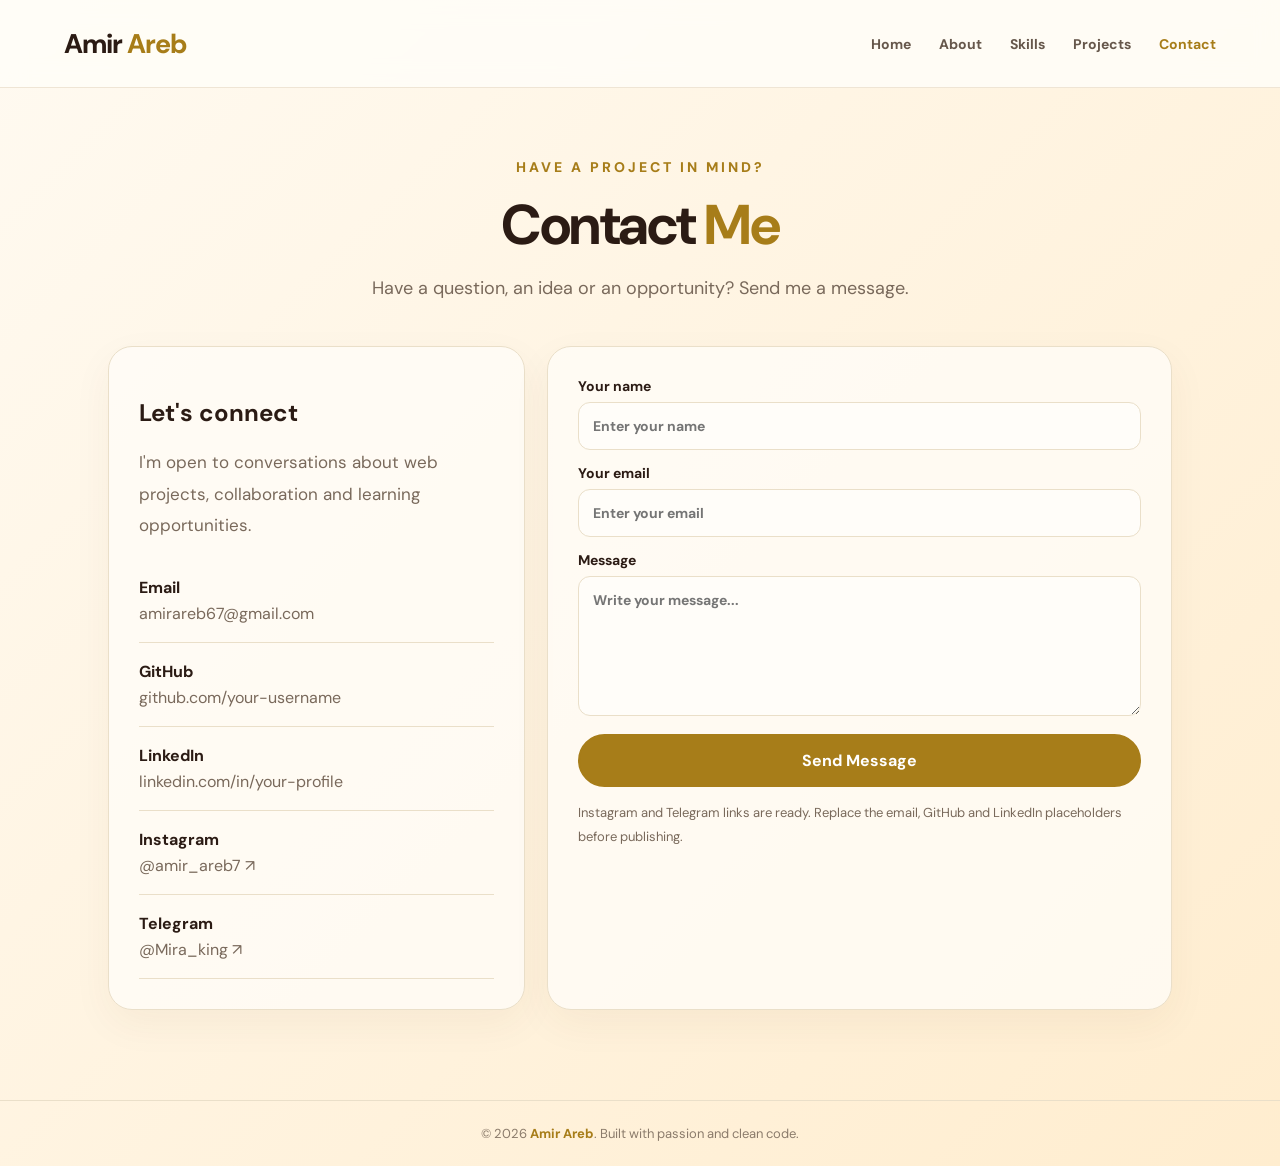
<file: contact.html>
<!doctype html><html lang="en"><head><meta charset="utf-8"><meta name="viewport" content="width=device-width, initial-scale=1"><meta name="description" content="Amir Areb — Web Developer Portfolio"><title>Contact | Amir Areb</title><link rel="stylesheet" href="styles.css"></head><body><header class="header"><a class="brand" href="index.html">Amir <span>Areb</span></a><button class="menu" aria-label="Open navigation" aria-expanded="false">☰</button><nav class="nav"><a class="" href="index.html">Home</a><a class="" href="about.html">About</a><a class="" href="skills.html">Skills</a><a class="" href="projects.html">Projects</a><a class="active" href="contact.html">Contact</a></nav></header><main><div class="page-head"><div class="eyebrow">Have a project in mind?</div><h1>Contact <span class="gold">Me</span></h1><p>Have a question, an idea or an opportunity? Send me a message.</p></div><section class="contact-grid"><div class="panel"><h2>Let's connect</h2><p class="copy">I'm open to conversations about web projects, collaboration and learning opportunities.</p><div class="contact-item"><strong>Email</strong><span>amirareb67@gmail.com</span></div><div class="contact-item"><strong>GitHub</strong><span>github.com/your-username</span></div><div class="contact-item"><strong>LinkedIn</strong><span>linkedin.com/in/your-profile</span></div><div class="contact-item"><strong>Instagram</strong><span><a href="https://www.instagram.com/amir_areb7/" target="_blank" rel="noopener">@amir_areb7 ↗</a></span></div><div class="contact-item"><strong>Telegram</strong><span><a href="https://t.me/Mira_king" target="_blank" rel="noopener">@Mira_king ↗</a></span></div></div><div class="panel"><form id="contactForm"><label>Your name<input required name="name" placeholder="Enter your name"></label><label>Your email<input required type="email" name="email" placeholder="Enter your email"></label><label>Message<textarea required name="message" placeholder="Write your message..."></textarea></label><button class="btn" type="submit">Send Message</button><p class="copy" id="formNote" aria-live="polite" style="font-size:13px;margin:0">Instagram and Telegram links are ready. Replace the email, GitHub and LinkedIn placeholders before publishing.</p></form></div></section></main><script>document.getElementById('contactForm').addEventListener('submit',function(e){e.preventDefault();const d=new FormData(this);const to='your-email@example.com';const subject=encodeURIComponent('Portfolio message from '+d.get('name'));const body=encodeURIComponent('From: '+d.get('name')+' ('+d.get('email')+')\n\n'+d.get('message'));window.location.href='mailto:'+to+'?subject='+subject+'&body='+body;});</script><footer class="footer">© 2026 <b>Amir Areb</b>. Built with passion and clean code.</footer><script src="nav.js"></script></body></html>
</file>
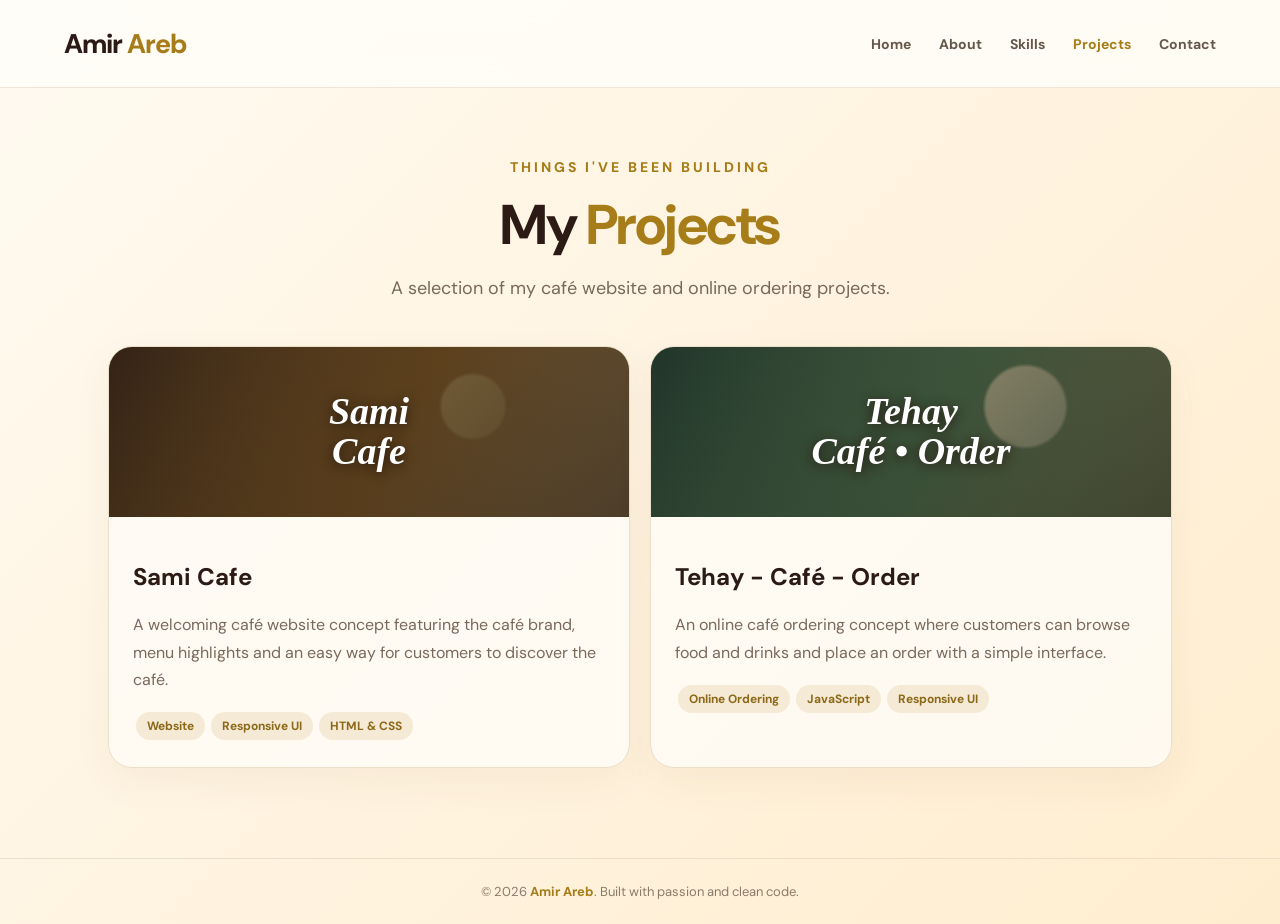
<file: projects.html>
<!doctype html><html lang="en"><head><meta charset="utf-8"><meta name="viewport" content="width=device-width, initial-scale=1"><meta name="description" content="Amir Areb — Web Developer Portfolio"><title>Projects | Amir Areb</title><link rel="stylesheet" href="styles.css"></head><body><header class="header"><a class="brand" href="index.html">Amir <span>Areb</span></a><button class="menu" aria-label="Open navigation" aria-expanded="false">☰</button><nav class="nav"><a class="" href="index.html">Home</a><a class="" href="about.html">About</a><a class="" href="skills.html">Skills</a><a class="active" href="projects.html">Projects</a><a class="" href="contact.html">Contact</a></nav></header><main><div class="page-head"><div class="eyebrow">Things I've been building</div><h1>My <span class="gold">Projects</span></h1><p>A selection of my café website and online ordering projects.</p></div><section class="project-grid">
<article class="panel project"><div class="project-art cafe-art"><span>Sami<br>Cafe</span></div><div class="project-body"><h2>Sami Cafe</h2><p>A welcoming café website concept featuring the café brand, menu highlights and an easy way for customers to discover the café.</p><span class="tag">Website</span><span class="tag">Responsive UI</span><span class="tag">HTML &amp; CSS</span></div></article>
<article class="panel project"><div class="project-art tehay-art"><span>Tehay<br>Café • Order</span></div><div class="project-body"><h2>Tehay - Café - Order</h2><p>An online café ordering concept where customers can browse food and drinks and place an order with a simple interface.</p><span class="tag">Online Ordering</span><span class="tag">JavaScript</span><span class="tag">Responsive UI</span></div></article>
</section></main><footer class="footer">© 2026 <b>Amir Areb</b>. Built with passion and clean code.</footer><script src="nav.js"></script></body></html>
</file>
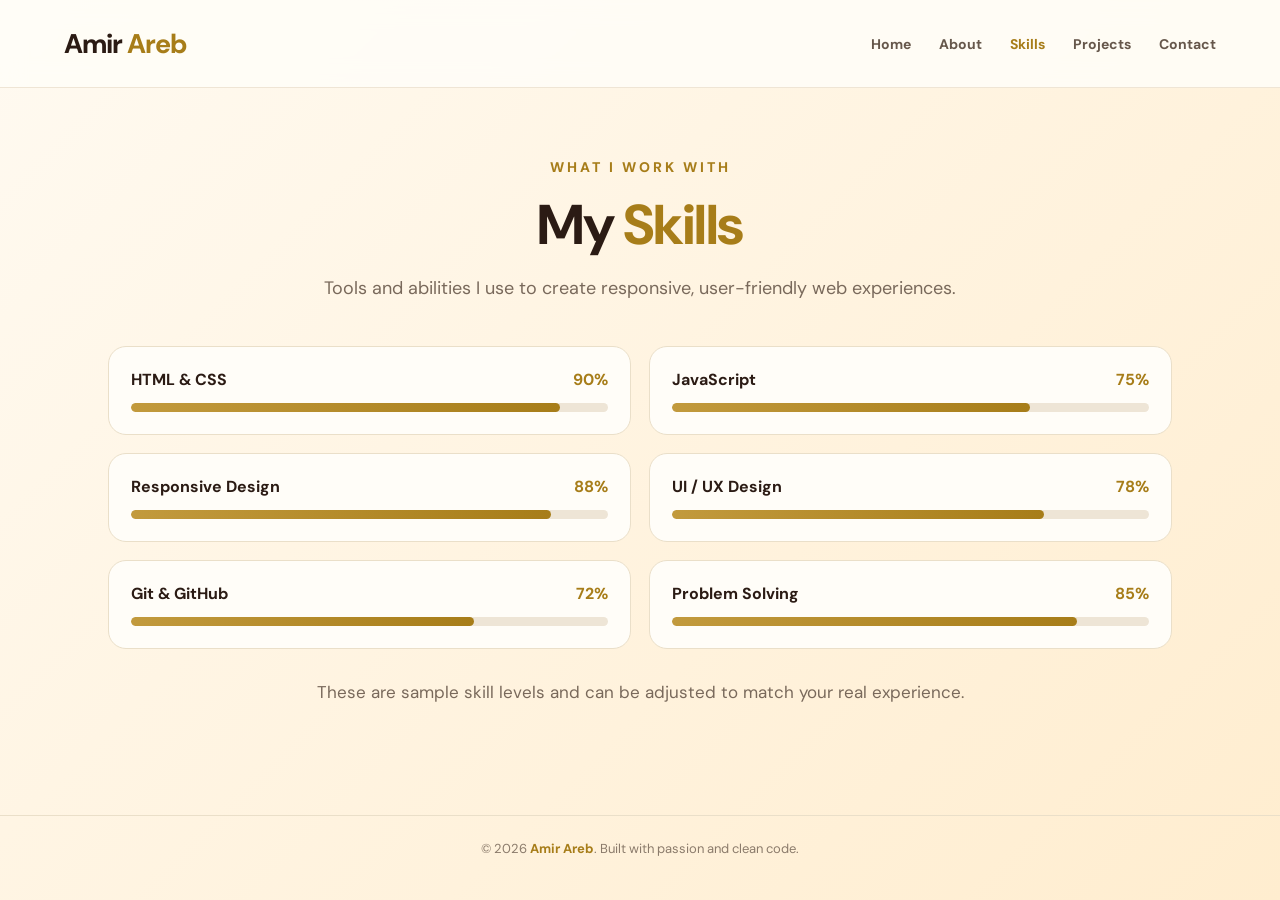
<file: skills.html>
<!doctype html><html lang="en"><head><meta charset="utf-8"><meta name="viewport" content="width=device-width, initial-scale=1"><meta name="description" content="Amir Areb — Web Developer Portfolio"><title>Skills | Amir Areb</title><link rel="stylesheet" href="styles.css"></head><body><header class="header"><a class="brand" href="index.html">Amir <span>Areb</span></a><button class="menu" aria-label="Open navigation" aria-expanded="false">☰</button><nav class="nav"><a class="" href="index.html">Home</a><a class="" href="about.html">About</a><a class="active" href="skills.html">Skills</a><a class="" href="projects.html">Projects</a><a class="" href="contact.html">Contact</a></nav></header><main><div class="page-head"><div class="eyebrow">What I work with</div><h1>My <span class="gold">Skills</span></h1><p>Tools and abilities I use to create responsive, user-friendly web experiences.</p></div><section class="skills"><div class="skill"><div class="skill-top"><span>HTML & CSS</span><span class="gold">90%</span></div><div class="track"><span style="width:90%"></span></div></div><div class="skill"><div class="skill-top"><span>JavaScript</span><span class="gold">75%</span></div><div class="track"><span style="width:75%"></span></div></div><div class="skill"><div class="skill-top"><span>Responsive Design</span><span class="gold">88%</span></div><div class="track"><span style="width:88%"></span></div></div><div class="skill"><div class="skill-top"><span>UI / UX Design</span><span class="gold">78%</span></div><div class="track"><span style="width:78%"></span></div></div><div class="skill"><div class="skill-top"><span>Git & GitHub</span><span class="gold">72%</span></div><div class="track"><span style="width:72%"></span></div></div><div class="skill"><div class="skill-top"><span>Problem Solving</span><span class="gold">85%</span></div><div class="track"><span style="width:85%"></span></div></div></section><p class="copy" style="text-align:center;margin-top:28px">These are sample skill levels and can be adjusted to match your real experience.</p></main><footer class="footer">© 2026 <b>Amir Areb</b>. Built with passion and clean code.</footer><script src="nav.js"></script></body></html>
</file>
<file: styles.css>
@import url('https://fonts.googleapis.com/css2?family=DM+Sans:wght@400;500;600;700;800&display=swap');
:root{--ink:#2b1b14;--gold:#a77d19;--muted:#79695b;--cream:#fff8ed;--paper:#fffdf8;--line:#eadfc9}*{box-sizing:border-box}html{scroll-behavior:smooth}body{margin:0;font-family:'DM Sans',Arial,sans-serif;color:var(--ink);background:linear-gradient(135deg,#fffaf1,#ffedcf);min-height:100vh}a{color:inherit;text-decoration:none}.header{height:88px;background:rgba(255,253,248,.88);backdrop-filter:blur(12px);border-bottom:1px solid #efe5d5;display:flex;align-items:center;justify-content:space-between;padding:0 max(5vw,22px);position:sticky;top:0;z-index:10}.brand{font-size:27px;font-weight:800;letter-spacing:-1px}.brand span,.gold{color:var(--gold)}.nav{display:flex;gap:28px;align-items:center}.nav a{font-size:14px;font-weight:700;color:#66574b;transition:.2s}.nav a:hover,.nav a.active{color:var(--gold)}.menu{display:none;border:1px solid var(--line);background:#fffdf8;border-radius:13px;padding:10px 13px;font-size:23px;color:var(--gold)}main{max-width:1120px;margin:auto;padding:70px 28px 90px}.hero{text-align:center;max-width:850px;margin:0 auto}.portrait{width:min(390px,76vw);aspect-ratio:1;border-radius:50%;object-fit:cover;border:8px solid #fffdf8;outline:5px solid var(--gold);box-shadow:18px 20px 0 rgba(167,125,25,.12);margin:0 auto 60px;display:block}.eyebrow{font-size:14px;letter-spacing:3px;text-transform:uppercase;color:var(--gold);font-weight:800}.hero h1{font-size:clamp(38px,6vw,66px);line-height:1.12;letter-spacing:-2px;margin:22px 0 12px}.hero h2{font-size:clamp(24px,3.6vw,38px);margin:0 0 24px}.lead{font-size:clamp(17px,2.1vw,23px);line-height:1.85;color:var(--muted);max-width:760px;margin:0 auto 30px}.socials{display:flex;justify-content:center;gap:18px;margin-top:38px}.socials a{width:58px;height:58px;border:2px solid var(--gold);border-radius:50%;display:grid;place-items:center;color:var(--gold);font-weight:800;font-size:19px}.actions{display:flex;gap:14px;justify-content:center;flex-wrap:wrap;margin-top:30px}.btn{display:inline-flex;align-items:center;justify-content:center;padding:14px 24px;border-radius:999px;background:var(--gold);color:white;font-weight:700;border:2px solid var(--gold);transition:.2s}.btn:hover{transform:translateY(-2px);background:#8d6814}.btn.outline{background:transparent;color:var(--gold)}.page-head{text-align:center;margin-bottom:42px}.page-head h1{font-size:clamp(38px,5vw,56px);letter-spacing:-1.5px;margin:12px 0}.page-head p{color:var(--muted);font-size:18px;line-height:1.7;max-width:700px;margin:auto}.panel{background:rgba(255,253,248,.8);border:1px solid var(--line);border-radius:24px;padding:30px;box-shadow:0 14px 40px rgba(91,65,27,.05)}.about-grid{display:grid;grid-template-columns:280px 1fr;gap:32px;align-items:center}.about-grid img{width:100%;aspect-ratio:1;object-fit:cover;border-radius:22px;border:5px solid white;outline:2px solid var(--gold)}.about-grid p,.copy{color:var(--muted);line-height:1.85;font-size:17px}.facts{display:grid;grid-template-columns:repeat(3,1fr);gap:14px;margin-top:24px}.fact{padding:18px;background:#fff8ec;border-radius:16px;text-align:center}.fact strong{display:block;color:var(--gold);font-size:22px}.fact small{color:var(--muted)}.skills{display:grid;grid-template-columns:repeat(2,1fr);gap:18px}.skill{padding:22px;background:var(--paper);border:1px solid var(--line);border-radius:18px}.skill-top{display:flex;justify-content:space-between;font-weight:700;margin-bottom:13px}.track{height:9px;background:#eee5d6;border-radius:99px;overflow:hidden}.track span{display:block;height:100%;background:linear-gradient(90deg,#c29a3d,var(--gold));border-radius:99px}.project-grid{display:grid;grid-template-columns:repeat(2,1fr);gap:20px}.project{overflow:hidden;padding:0}.project-art{height:170px;background:linear-gradient(135deg,#3c2a1d,#b28a35);display:grid;place-items:center;color:#fff;font-size:48px;font-weight:800}.project-body{padding:24px}.tag{display:inline-block;background:#f5ead5;color:#8c6819;border-radius:99px;padding:6px 11px;font-size:12px;font-weight:700;margin:3px}.project p{color:var(--muted);line-height:1.7}.contact-grid{display:grid;grid-template-columns:.8fr 1.2fr;gap:22px}.contact-item{padding:18px 0;border-bottom:1px solid var(--line)}.contact-item strong{display:block;margin-bottom:5px}.contact-item span{color:var(--muted)}form{display:grid;gap:14px}label{font-weight:700;font-size:14px}input,textarea{width:100%;margin-top:7px;border:1px solid var(--line);border-radius:12px;padding:14px;background:#fffdf9;font:inherit;color:var(--ink)}textarea{min-height:140px;resize:vertical}button{font:inherit;cursor:pointer}.footer{text-align:center;color:#8b7b6b;padding:24px;border-top:1px solid var(--line);font-size:13px}.footer b{color:var(--gold)}@media(max-width:720px){.header{height:76px}.brand{font-size:23px}.menu{display:block}.nav{display:none;position:absolute;top:75px;left:0;right:0;background:#fffdf8;padding:20px 25px 24px;flex-direction:column;align-items:flex-start;border-bottom:1px solid var(--line);gap:18px}.nav.open{display:flex}.nav a{font-size:16px}main{padding:48px 20px 65px}.portrait{margin-bottom:48px}.about-grid,.contact-grid{grid-template-columns:1fr}.about-grid img{max-width:260px;margin:auto}.skills,.project-grid{grid-template-columns:1fr}.facts{grid-template-columns:1fr 1fr}.panel{padding:23px}}

/* Featured cafe projects */
.cafe-art{background:linear-gradient(135deg,rgba(34,22,13,.35),rgba(34,22,13,.78)),radial-gradient(circle at 70% 35%,#d8b56c 0 8%,transparent 9%),linear-gradient(120deg,#3c291b,#a87832 55%,#e5c88d)}.tehay-art{background:linear-gradient(135deg,rgba(23,37,27,.25),rgba(23,37,27,.78)),radial-gradient(circle at 72% 35%,#f5e2b5 0 10%,transparent 11%),linear-gradient(120deg,#233a2d,#66845b 55%,#d2b77b)}.project-art span{font-size:clamp(27px,4vw,38px);line-height:1.05;text-align:center;font-family:Georgia,serif;font-style:italic;text-shadow:0 2px 12px #24170f}
</file>
